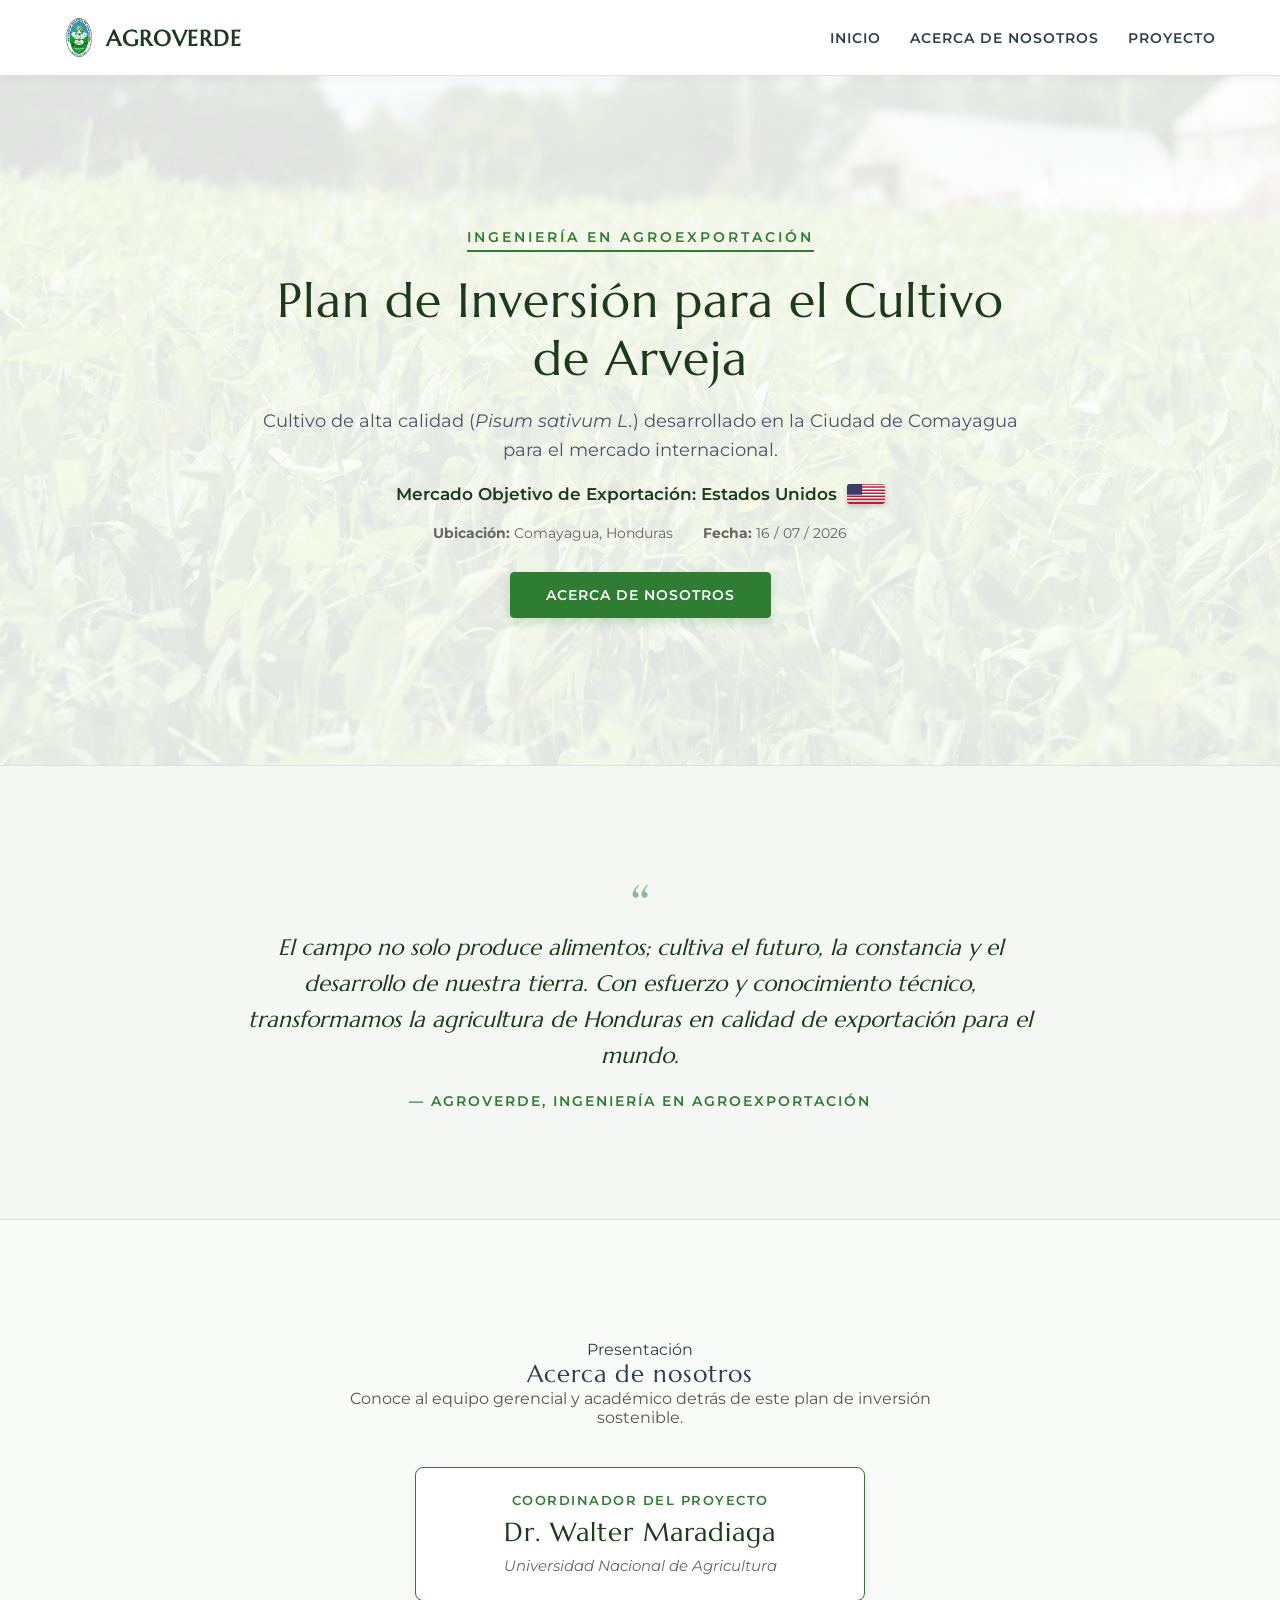
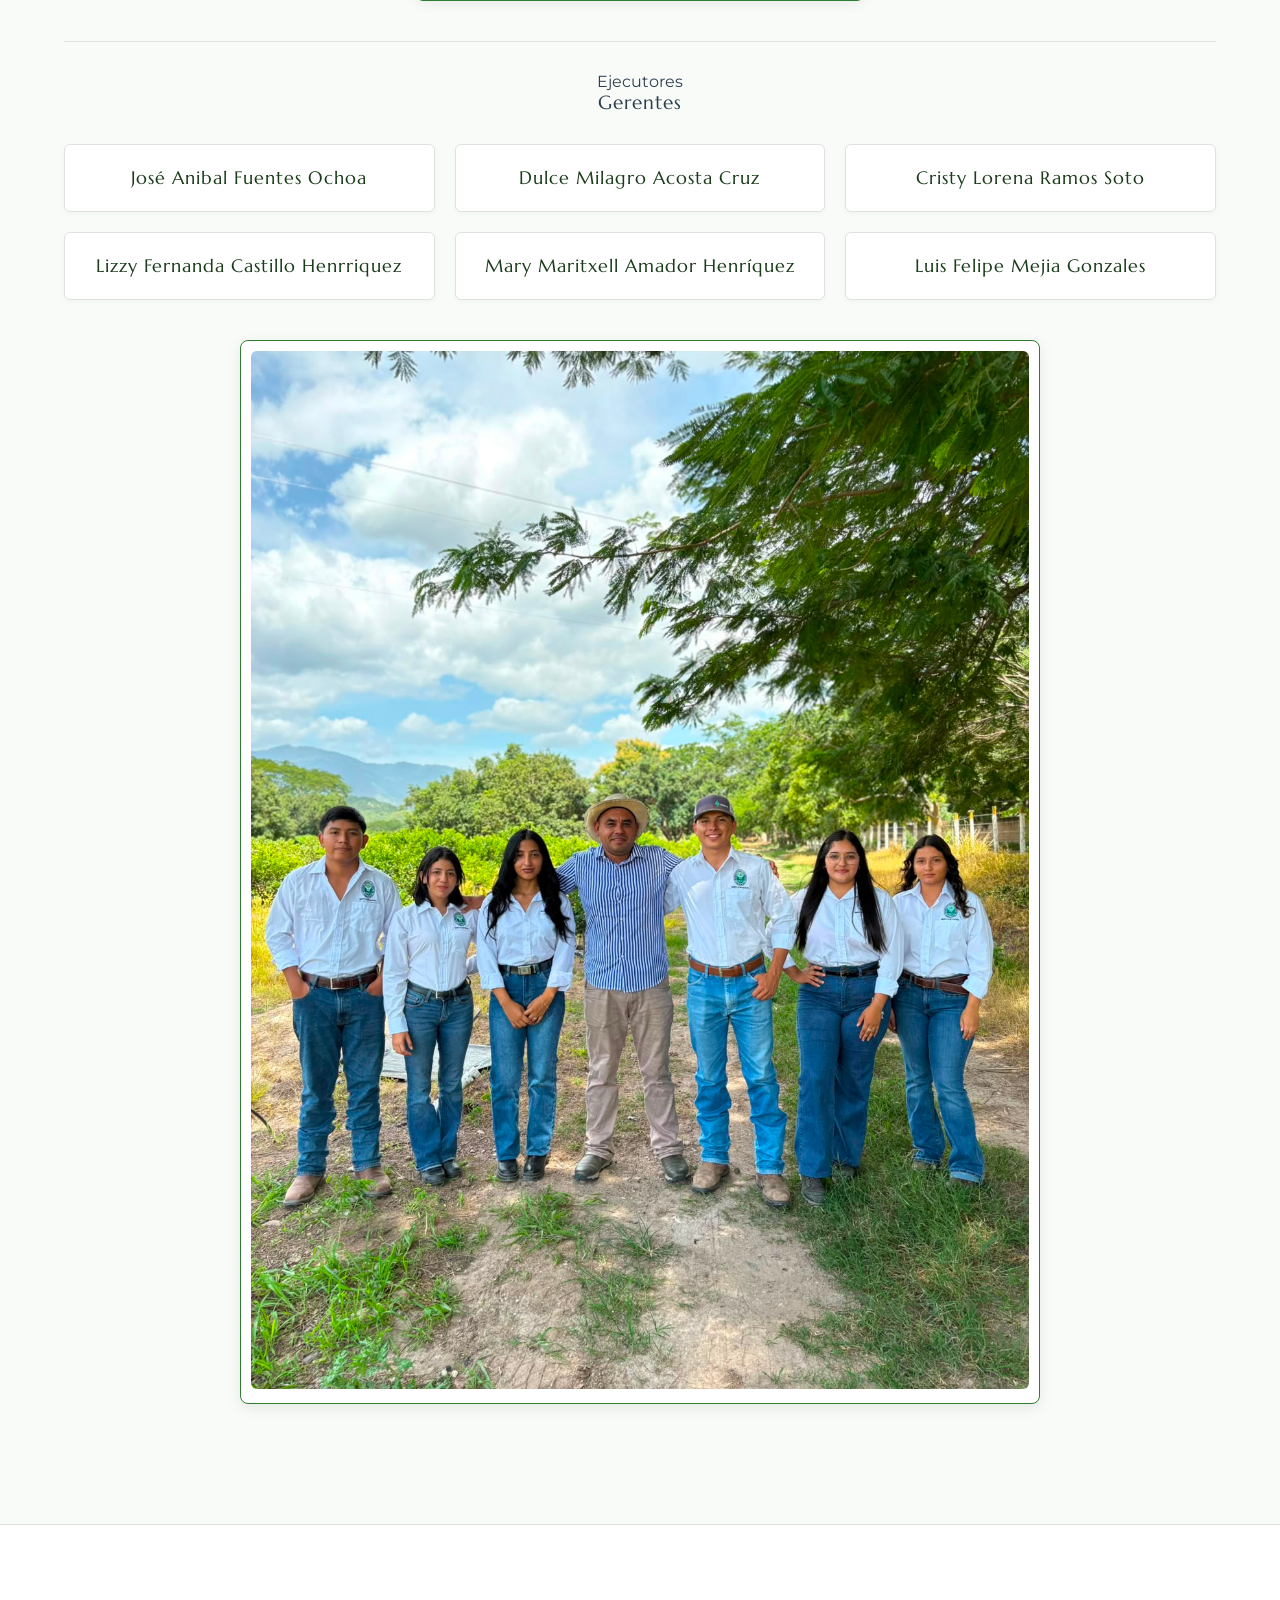
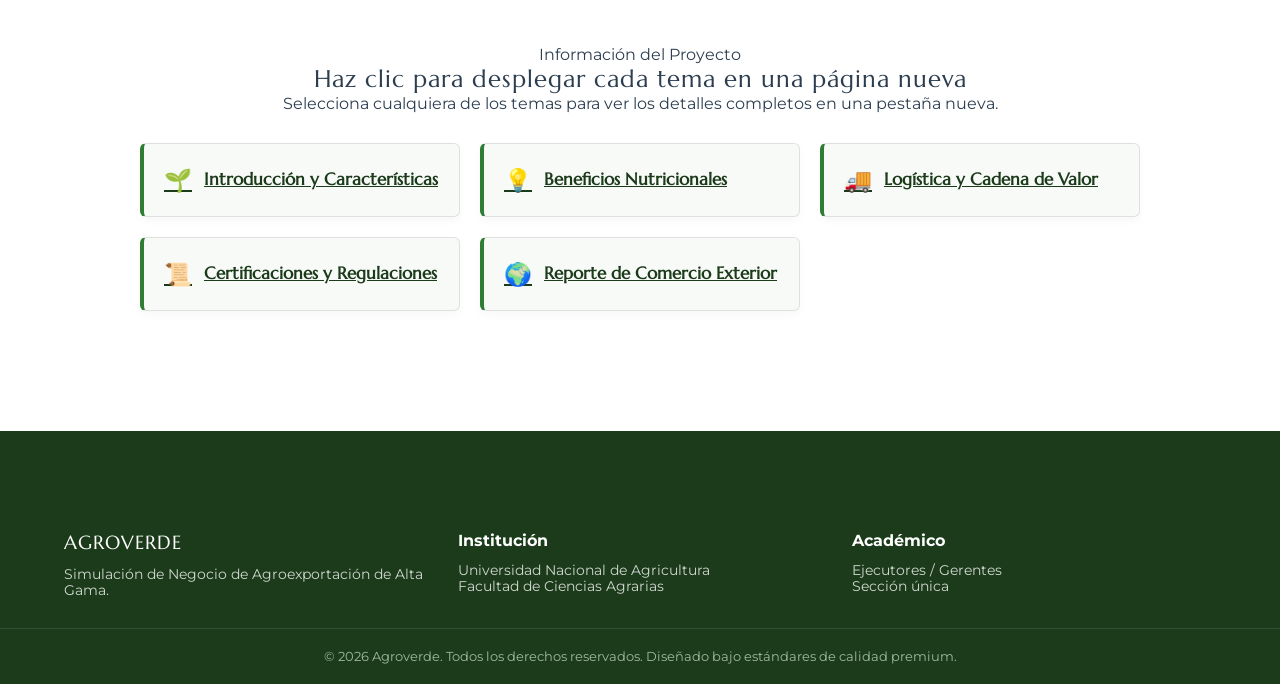
<file: index.html>
<!DOCTYPE html>
<html lang="es">
<head>
    <meta charset="UTF-8">
    <meta name="viewport" content="width=device-width, initial-scale=1.0">
    <title>Agroverde - Plan de Inversión de Arveja</title>
    <link rel="stylesheet" href="styles.css">
    <!-- Fuentes elegantes de Google Fonts -->
    <link rel="preconnect" href="https://fonts.googleapis.com">
    <link rel="preconnect" href="https://fonts.gstatic.com" crossorigin>
    <link href="https://fonts.googleapis.com/css2?family=Marcellus&family=Montserrat:wght@300;400;600&display=swap" rel="stylesheet">
</head>
<body>

    <!-- Encabezado / Navegación -->
    <header class="navbar">
        <div class="logo-container">
            <img src="foto.png.png" alt="Agroverde Logo" class="logo-img">
            <span class="logo-text">AGROVERDE</span>
        </div>
        <nav class="nav-links">
            <a href="#inicio">Inicio</a>
            <a href="#nosotros">Acerca de nosotros</a>
            <a href="#proyecto">Proyecto</a>
        </nav>
    </header>

    <!-- Sección Hero -->
    <section id="inicio" class="hero-section">
        <div class="hero-overlay"></div>
        <div class="hero-content">
            <span class="hero-badge">Ingeniería en Agroexportación</span>
            <h1 class="hero-title">Plan de Inversión para el Cultivo de Arveja</h1>
            <p class="hero-subtitle">Cultivo de alta calidad (<em>Pisum sativum L.</em>) desarrollado en la Ciudad de Comayagua para el mercado internacional.</p>
            
            <div class="export-target">
                <span>Mercado Objetivo de Exportación: Estados Unidos</span>
                <svg class="us-flag" viewBox="0 0 741 390">
                    <rect width="741" height="390" fill="#b22234"/>
                    <path d="M0,30H741M0,90H741M0,150H741M0,210H741M0,270H741M0,330H741" stroke="#fff" stroke-width="30"/>
                    <rect width="296.4" height="210" fill="#3c3b6e"/>
                </svg>
            </div>

            <div class="hero-meta">
                <span><strong>Ubicación:</strong> Comayagua, Honduras</span>
                <span><strong>Fecha:</strong> 16 / 07 / 2026</span>
            </div>
            <a href="#nosotros" class="btn-primary">Acerca de nosotros</a>
        </div>
    </section>

    <!-- FRASE MOTIVADORA (Ubicada al principio) -->
    <section class="quote-section">
        <div class="container text-center">
            <span class="quote-icon">“</span>
            <blockquote class="motivational-quote">
                El campo no solo produce alimentos; cultiva el futuro, la constancia y el desarrollo de nuestra tierra. Con esfuerzo y conocimiento técnico, transformamos la agricultura de Honduras en calidad de exportación para el mundo.
            </blockquote>
            <span class="quote-author">— Agroverde, Ingeniería en Agroexportación</span>
        </div>
    </section>

    <!-- SECCIÓN ACERCA DE NOSOTROS -->
    <section id="nosotros" class="team-section">
        <div class="container">
            <div class="text-center team-header">
                <span class="section-tag gold">Presentación</span>
                <h2>Acerca de nosotros</h2>
                <p class="team-sub">Conoce al equipo gerencial y académico detrás de este plan de inversión sostenible.</p>
            </div>

            <!-- Coordinador -->
            <div class="coordinator-card">
                <span class="member-role">Coordinador del Proyecto</span>
                <h3>Dr. Walter Maradiaga</h3>
                <p>Universidad Nacional de Agricultura</p>
            </div>

            <!-- Gerentes / Ejecutores -->
            <div class="text-center team-exec-title">
                <span class="section-tag gold">Ejecutores</span>
                <h3>Gerentes</h3>
            </div>
            
            <div class="members-grid">
                <div class="member-card"><h3>José Anibal Fuentes Ochoa</h3></div>
                <div class="member-card"><h3>Dulce Milagro Acosta Cruz</h3></div>
                <div class="member-card"><h3>Cristy Lorena Ramos Soto</h3></div>
                <div class="member-card"><h3>Lizzy Fernanda Castillo Henrriquez</h3></div>
                <div class="member-card"><h3>Mary Maritxell Amador Henríquez</h3></div>
                <div class="member-card"><h3>Luis Felipe Mejia Gonzales</h3></div>
            </div>

            <!-- Fotografía -->
            <div class="team-photo-container">
                <div class="team-photo-box">
                    <img src="equipo.jpg" alt="Equipo Gerencial Agroverde">
                </div>
            </div>
        </div>
    </section>

    <!-- SECCIÓN DE ENLACES A NUEVAS PÁGINAS/PESTAÑAS -->
    <section id="proyecto" class="project-buttons-section">
        <div class="container text-center">
            <span class="section-tag gold">Información del Proyecto</span>
            <h2>Haz clic para desplegar cada tema en una página nueva</h2>
            <p style="margin-bottom: 30px;">Selecciona cualquiera de los temas para ver los detalles completos en una pestaña nueva.</p>
            
            <div class="windows-buttons-grid">
                <a href="introduccion.html" target="_blank" class="window-btn">
                    <span class="btn-icon">🌱</span> Introducción y Características
                </a>
                <a href="nutricion.html" target="_blank" class="window-btn">
                    <span class="btn-icon">💡</span> Beneficios Nutricionales
                </a>
                <a href="logistica.html" target="_blank" class="window-btn">
                    <span class="btn-icon">🚚</span> Logística y Cadena de Valor
                </a>
                <a href="certificaciones.html" target="_blank" class="window-btn">
                    <span class="btn-icon">📜</span> Certificaciones y Regulaciones
                </a>
                <a href="comercio.html" target="_blank" class="window-btn">
                    <span class="btn-icon">🌍</span> Reporte de Comercio Exterior
                </a>
            </div>
        </div>
    </section>

    <!-- Pie de Página -->
    <footer class="main-footer">
        <div class="container footer-grid">
            <div>
                <h3>AGROVERDE</h3>
                <p>Simulación de Negocio de Agroexportación de Alta Gama.</p>
            </div>
            <div>
                <h4>Institución</h4>
                <p>Universidad Nacional de Agricultura<br>Facultad de Ciencias Agrarias</p>
            </div>
            <div>
                <h4>Académico</h4>
                <p>Ejecutores / Gerentes<br>Sección única</p>
            </div>
        </div>
        <div class="footer-bottom">
            &copy; 2026 Agroverde. Todos los derechos reservados. Diseñado bajo estándares de calidad premium.
        </div>
    </footer>

</body>
</html>
</file>
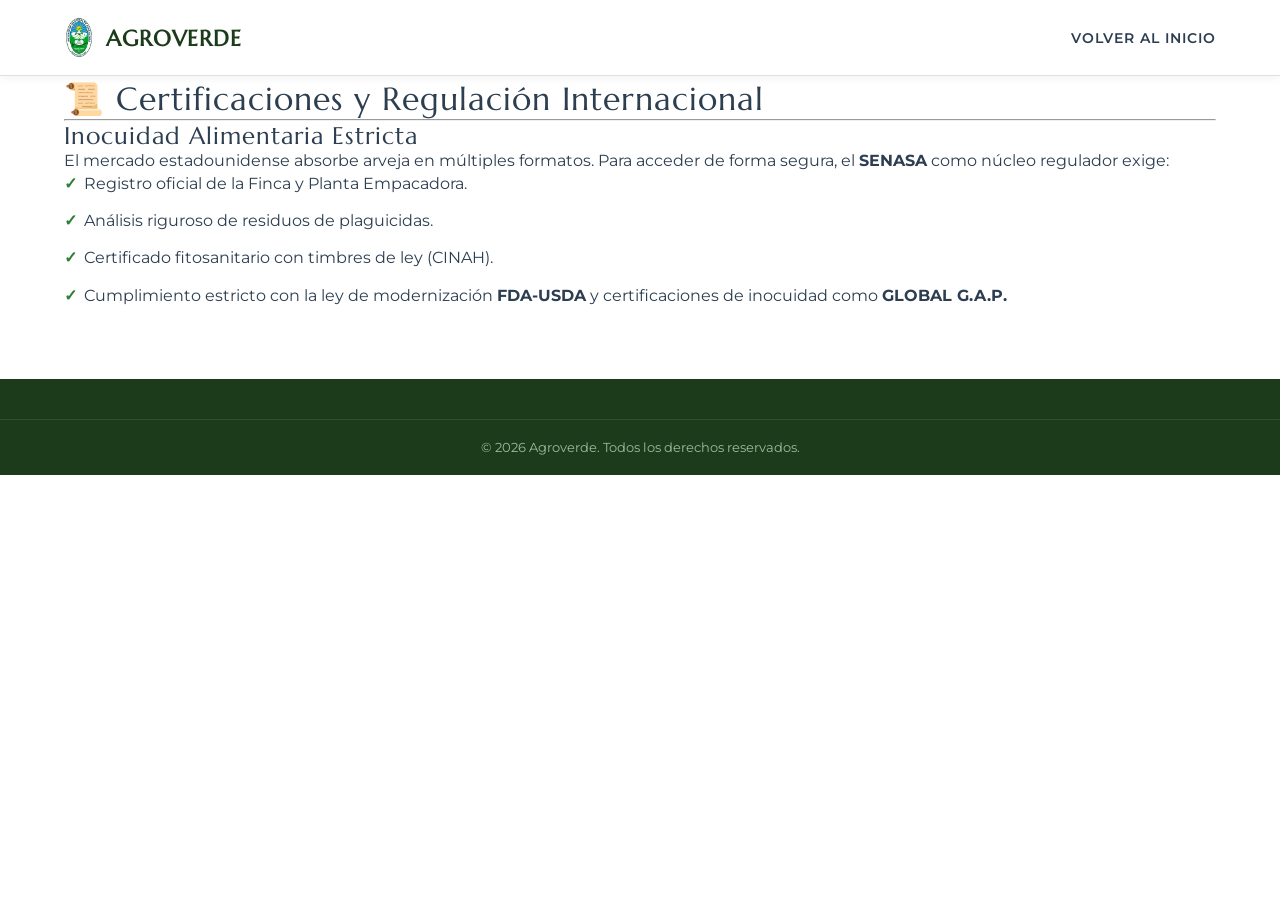
<file: certificaciones.html>
<!DOCTYPE html>
<html lang="es">
<head>
    <meta charset="UTF-8">
    <meta name="viewport" content="width=device-width, initial-scale=1.0">
    <title>Certificaciones - Agroverde</title>
    <link rel="stylesheet" href="styles.css">
    <link href="https://fonts.googleapis.com/css2?family=Marcellus&family=Montserrat:wght@300;400;600&display=swap" rel="stylesheet">
</head>
<body class="page-body">
    <header class="navbar">
        <div class="logo-container">
            <img src="foto.png.png" alt="Agroverde Logo" class="logo-img">
            <span class="logo-text">AGROVERDE</span>
        </div>
        <nav class="nav-links">
            <a href="index.html">Volver al Inicio</a>
        </nav>
    </header>

    <main class="container page-container">
        <span class="section-tag gold">Sección IV</span>
        <h1>📜 Certificaciones y Regulación Internacional</h1>
        <hr class="divider">
        
        <h2>Inocuidad Alimentaria Estricta</h2>
        <p>El mercado estadounidense absorbe arveja en múltiples formatos. Para acceder de forma segura, el <strong>SENASA</strong> como núcleo regulador exige:</p>
        <ul class="styled-list">
            <li>Registro oficial de la Finca y Planta Empacadora.</li>
            <li>Análisis riguroso de residuos de plaguicidas.</li>
            <li>Certificado fitosanitario con timbres de ley (CINAH).</li>
            <li>Cumplimiento estricto con la ley de modernización <strong>FDA-USDA</strong> y certificaciones de inocuidad como <strong>GLOBAL G.A.P.</strong></li>
        </ul>
    </main>

    <footer class="main-footer">
        <div class="footer-bottom">
            &copy; 2026 Agroverde. Todos los derechos reservados.
        </div>
    </footer>
</body>
</html>
</file>
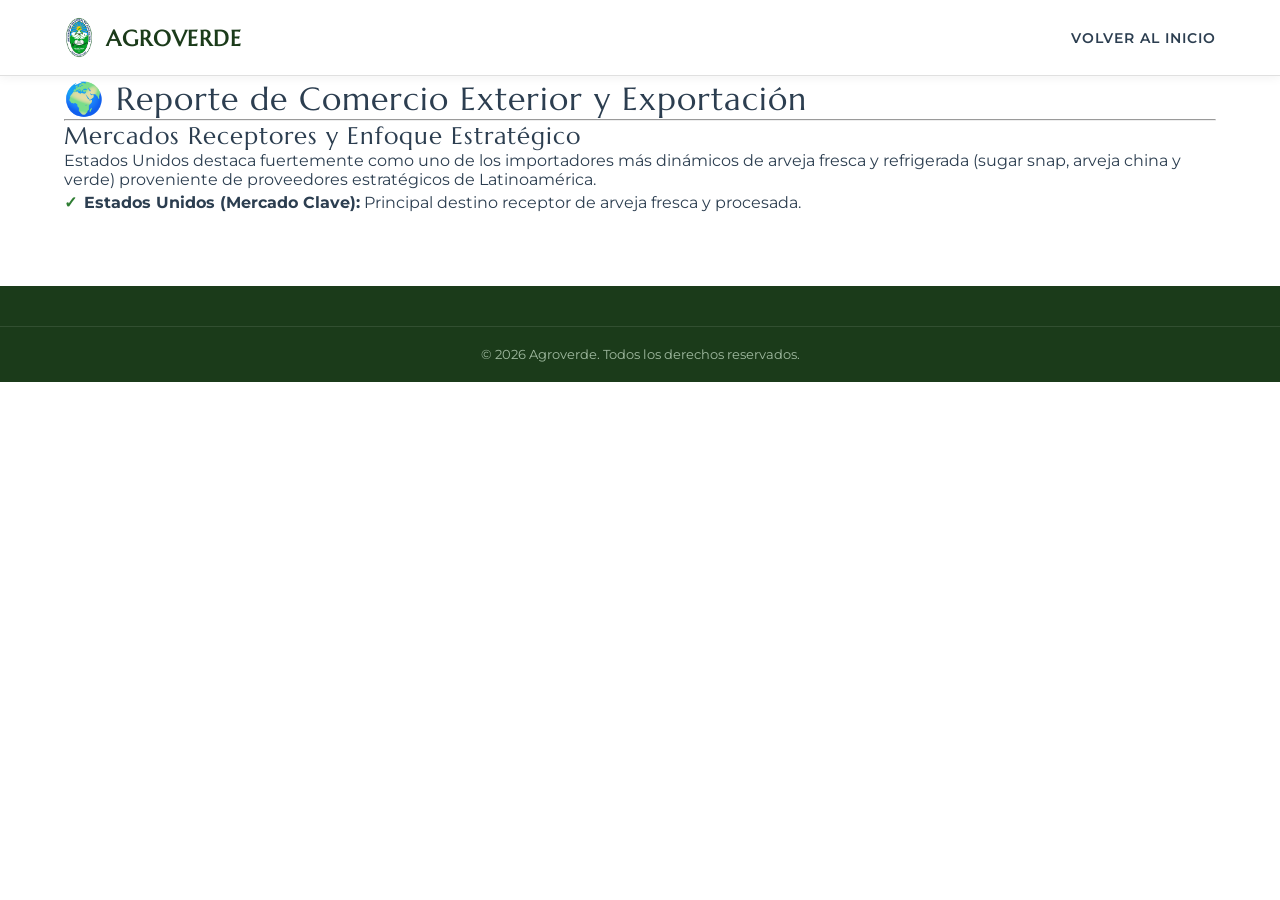
<file: comercio.html>
<!DOCTYPE html>
<html lang="es">
<head>
    <meta charset="UTF-8">
    <meta name="viewport" content="width=device-width, initial-scale=1.0">
    <title>Comercio Exterior - Agroverde</title>
    <link rel="stylesheet" href="styles.css">
    <link href="https://fonts.googleapis.com/css2?family=Marcellus&family=Montserrat:wght@300;400;600&display=swap" rel="stylesheet">
</head>
<body class="page-body">
    <header class="navbar">
        <div class="logo-container">
            <img src="foto.png.png" alt="Agroverde Logo" class="logo-img">
            <span class="logo-text">AGROVERDE</span>
        </div>
        <nav class="nav-links">
            <a href="index.html">Volver al Inicio</a>
        </nav>
    </header>

    <main class="container page-container">
        <span class="section-tag gold">Sección V</span>
        <h1>🌍 Reporte de Comercio Exterior y Exportación</h1>
        <hr class="divider">
        
        <h2>Mercados Receptores y Enfoque Estratégico</h2>
        <p>Estados Unidos destaca fuertemente como uno de los importadores más dinámicos de arveja fresca y refrigerada (sugar snap, arveja china y verde) proveniente de proveedores estratégicos de Latinoamérica.</p>
        <ul class="styled-list">
            <li><strong>Estados Unidos (Mercado Clave):</strong> Principal destino receptor de arveja fresca y procesada.</li>
        </ul>
    </main>

    <footer class="main-footer">
        <div class="footer-bottom">
            &copy; 2026 Agroverde. Todos los derechos reservados.
        </div>
    </footer>
</body>
</html>
</file>
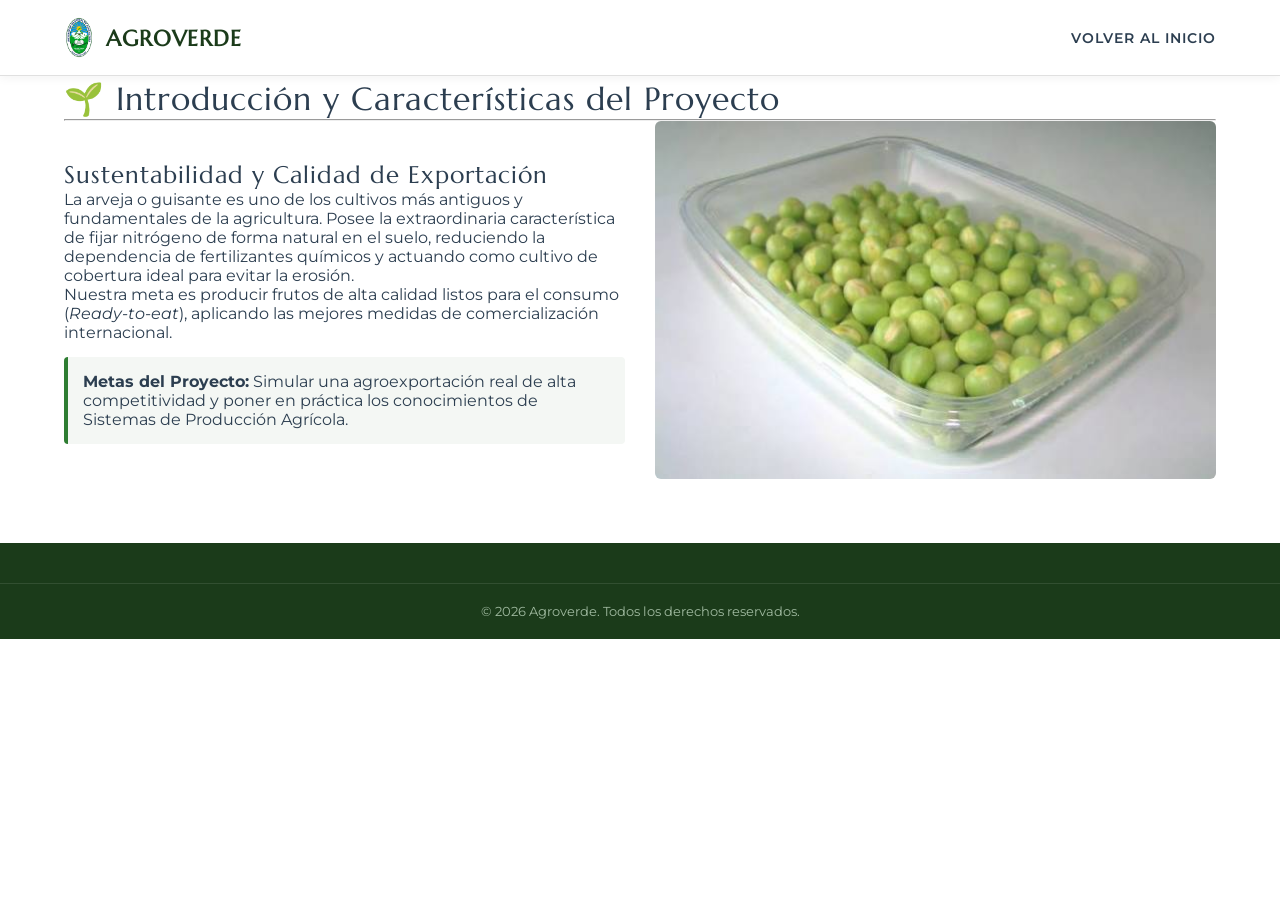
<file: introduccion.html>
<!DOCTYPE html>
<html lang="es">
<head>
    <meta charset="UTF-8">
    <meta name="viewport" content="width=device-width, initial-scale=1.0">
    <title>Introducción - Agroverde</title>
    <link rel="stylesheet" href="styles.css">
    <link href="https://fonts.googleapis.com/css2?family=Marcellus&family=Montserrat:wght@300;400;600&display=swap" rel="stylesheet">
</head>
<body class="page-body">
    <header class="navbar">
        <div class="logo-container">
            <img src="foto.png.png" alt="Agroverde Logo" class="logo-img">
            <span class="logo-text">AGROVERDE</span>
        </div>
        <nav class="nav-links">
            <a href="index.html">Volver al Inicio</a>
        </nav>
    </header>

    <main class="container page-container">
        <span class="section-tag gold">Sección I</span>
        <h1>🌱 Introducción y Características del Proyecto</h1>
        <hr class="divider">
        
        <div class="grid-2">
            <div class="info-text">
                <h2>Sustentabilidad y Calidad de Exportación</h2>
                <p>La arveja o guisante es uno de los cultivos más antiguos y fundamentales de la agricultura. Posee la extraordinaria característica de fijar nitrógeno de forma natural en el suelo, reduciendo la dependencia de fertilizantes químicos y actuando como cultivo de cobertura ideal para evitar la erosión.</p>
                <p>Nuestra meta es producir frutos de alta calidad listos para el consumo (<em>Ready-to-eat</em>), aplicando las mejores medidas de comercialización internacional.</p>
                <div class="project-goals">
                    <strong>Metas del Proyecto:</strong> Simular una agroexportación real de alta competitividad y poner en práctica los conocimientos de Sistemas de Producción Agrícola.
                </div>
            </div>
            <div class="info-image-box">
                <img src="arveja_bowl.jpeg" alt="Cultivo de Arveja Premium" class="featured-image">
            </div>
        </div>
    </main>

    <footer class="main-footer">
        <div class="footer-bottom">
            &copy; 2026 Agroverde. Todos los derechos reservados.
        </div>
    </footer>
</body>
</html>
</file>
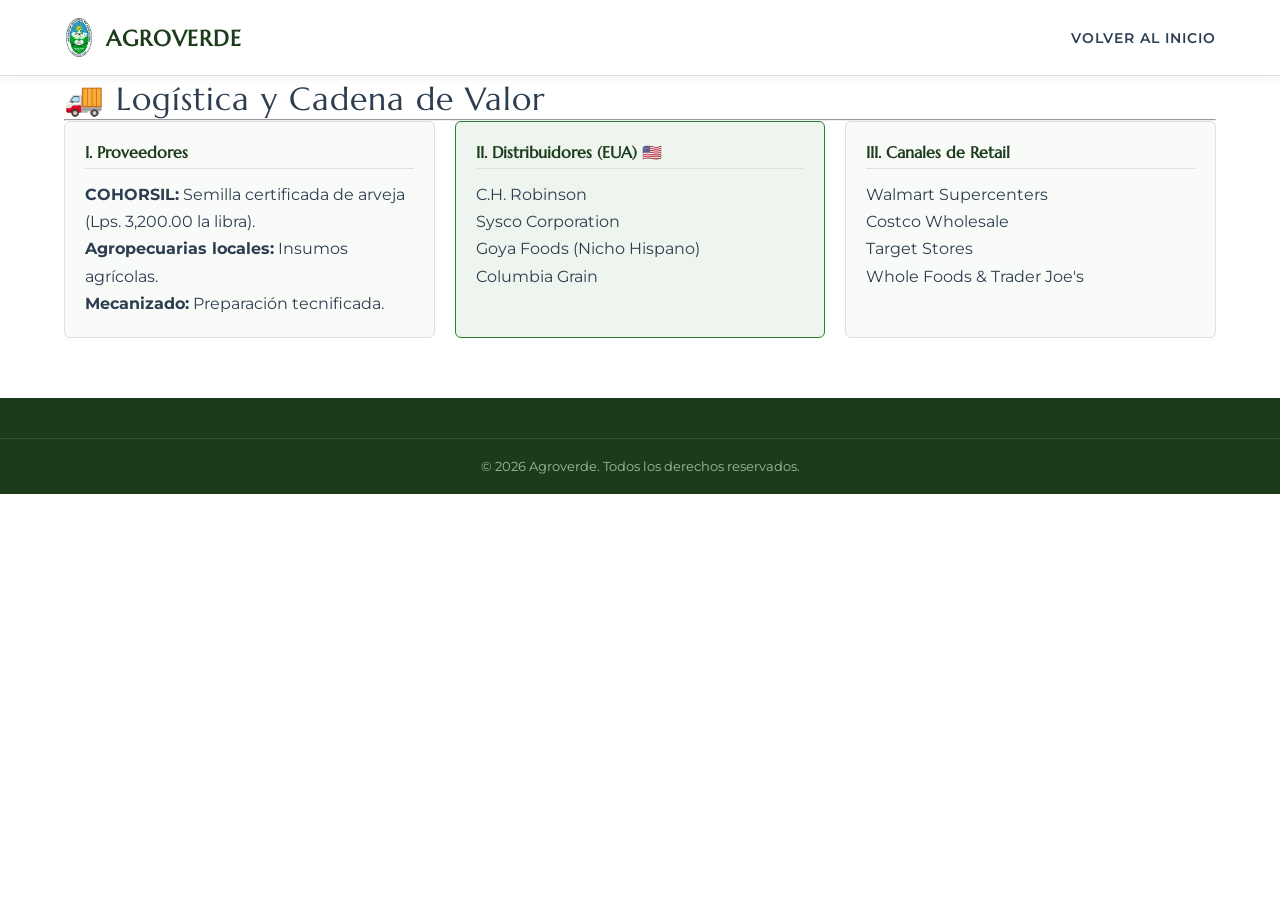
<file: logistica.html>
<!DOCTYPE html>
<html lang="es">
<head>
    <meta charset="UTF-8">
    <meta name="viewport" content="width=device-width, initial-scale=1.0">
    <title>Logística - Agroverde</title>
    <link rel="stylesheet" href="styles.css">
    <link href="https://fonts.googleapis.com/css2?family=Marcellus&family=Montserrat:wght@300;400;600&display=swap" rel="stylesheet">
</head>
<body class="page-body">
    <header class="navbar">
        <div class="logo-container">
            <img src="foto.png.png" alt="Agroverde Logo" class="logo-img">
            <span class="logo-text">AGROVERDE</span>
        </div>
        <nav class="nav-links">
            <a href="index.html">Volver al Inicio</a>
        </nav>
    </header>

    <main class="container page-container">
        <span class="section-tag gold">Sección III</span>
        <h1>🚚 Logística y Cadena de Valor</h1>
        <hr class="divider">
        
        <div class="grid-3">
            <div class="logistic-card">
                <div class="card-header">I. Proveedores</div>
                <ul class="card-list">
                    <li><strong>COHORSIL:</strong> Semilla certificada de arveja (Lps. 3,200.00 la libra).</li>
                    <li><strong>Agropecuarias locales:</strong> Insumos agrícolas.</li>
                    <li><strong>Mecanizado:</strong> Preparación tecnificada.</li>
                </ul>
            </div>
            <div class="logistic-card highlight-card">
                <div class="card-header">II. Distribuidores (EUA) 🇺🇸</div>
                <ul class="card-list">
                    <li>C.H. Robinson</li>
                    <li>Sysco Corporation</li>
                    <li>Goya Foods (Nicho Hispano)</li>
                    <li>Columbia Grain</li>
                </ul>
            </div>
            <div class="logistic-card">
                <div class="card-header">III. Canales de Retail</div>
                <ul class="card-list">
                    <li>Walmart Supercenters</li>
                    <li>Costco Wholesale</li>
                    <li>Target Stores</li>
                    <li>Whole Foods & Trader Joe's</li>
                </ul>
            </div>
        </div>
    </main>

    <footer class="main-footer">
        <div class="footer-bottom">
            &copy; 2026 Agroverde. Todos los derechos reservados.
        </div>
    </footer>
</body>
</html>
</file>
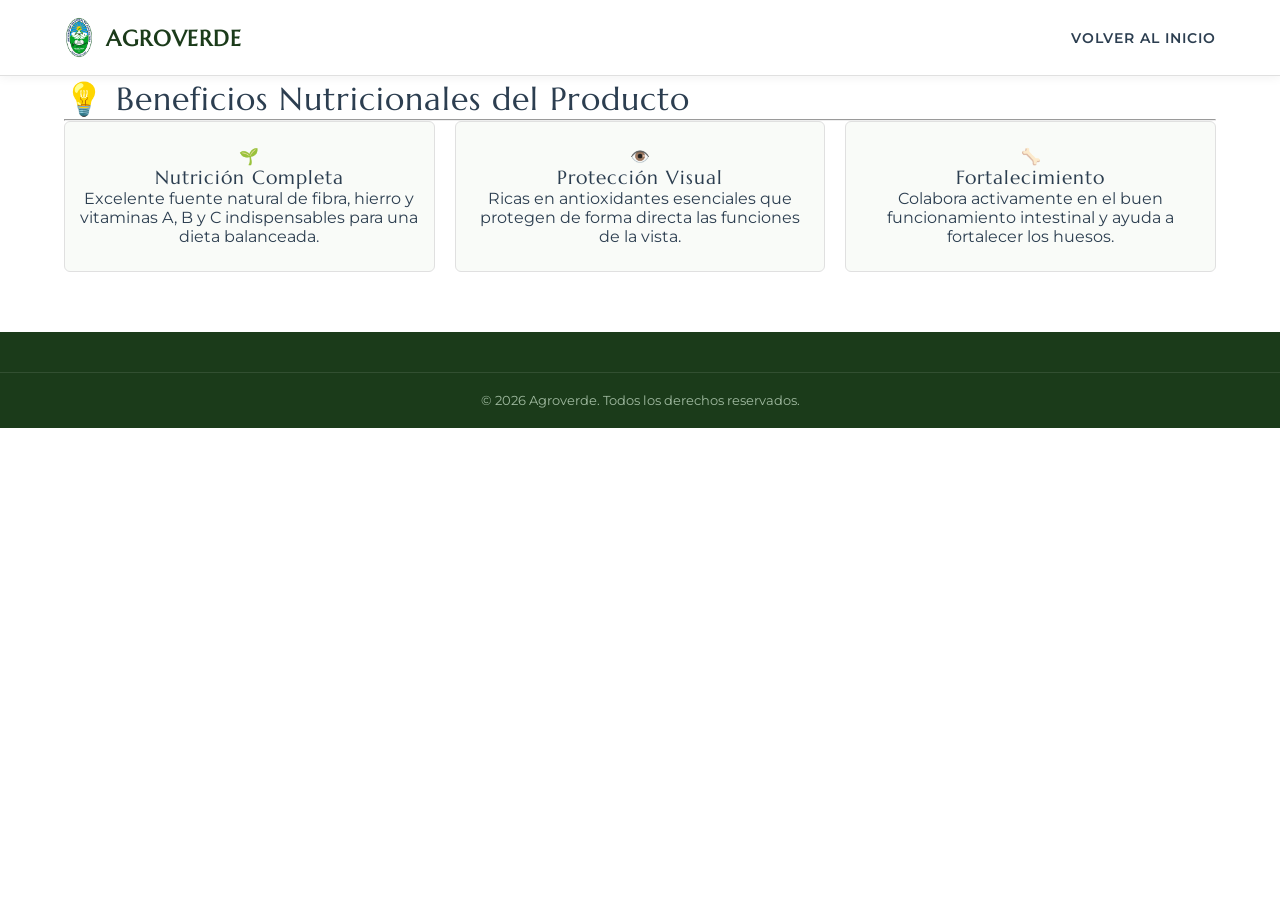
<file: nutricion.html>
<!DOCTYPE html>
<html lang="es">
<head>
    <meta charset="UTF-8">
    <meta name="viewport" content="width=device-width, initial-scale=1.0">
    <title>Beneficios Nutricionales - Agroverde</title>
    <link rel="stylesheet" href="styles.css">
    <link href="https://fonts.googleapis.com/css2?family=Marcellus&family=Montserrat:wght@300;400;600&display=swap" rel="stylesheet">
</head>
<body class="page-body">
    <header class="navbar">
        <div class="logo-container">
            <img src="foto.png.png" alt="Agroverde Logo" class="logo-img">
            <span class="logo-text">AGROVERDE</span>
        </div>
        <nav class="nav-links">
            <a href="index.html">Volver al Inicio</a>
        </nav>
    </header>

    <main class="container page-container">
        <span class="section-tag gold">Sección II</span>
        <h1>💡 Beneficios Nutricionales del Producto</h1>
        <hr class="divider">
        
        <div class="grid-3">
            <div class="benefit-card">
                <div class="icon">🌱</div>
                <h3>Nutrición Completa</h3>
                <p>Excelente fuente natural de fibra, hierro y vitaminas A, B y C indispensables para una dieta balanceada.</p>
            </div>
            <div class="benefit-card">
                <div class="icon">👁️</div>
                <h3>Protección Visual</h3>
                <p>Ricas en antioxidantes esenciales que protegen de forma directa las funciones de la vista.</p>
            </div>
            <div class="benefit-card">
                <div class="icon">🦴</div>
                <h3>Fortalecimiento</h3>
                <p>Colabora activamente en el buen funcionamiento intestinal y ayuda a fortalecer los huesos.</p>
            </div>
        </div>
    </main>

    <footer class="main-footer">
        <div class="footer-bottom">
            &copy; 2026 Agroverde. Todos los derechos reservados.
        </div>
    </footer>
</body>
</html>
</file>
<file: styles.css>
/* ==========================================================================
   RESET GENERAL Y TIPOGRAFÍA
   ========================================================================== */
* {
    margin: 0;
    padding: 0;
    box-sizing: border-box;
}

html {
    scroll-behavior: smooth;
    font-family: 'Montserrat', sans-serif;
    color: #2c3e50;
    background-color: #ffffff;
}

h1, h2, h3, .logo-text {
    font-family: 'Marcellus', serif;
    font-weight: 400;
    letter-spacing: 1px;
}

.container {
    width: 90%;
    max-width: 1200px;
    margin: 0 auto;
    padding: 60px 0;
}

.text-center {
    text-align: center;
}

:root {
    --green-dark: #1b3b1a;   
    --green-medium: #2e7d32; 
    --green-light: #f4f7f4;  
    --gold: #b38636;         
    --border-color: #e0e0e0; 
}

/* ==========================================================================
   NAVBAR
   ========================================================================== */
.navbar {
    display: flex;
    justify-content: space-between;
    align-items: center;
    padding: 15px 5%;
    background-color: #ffffff;
    position: fixed;
    width: 100%;
    top: 0;
    z-index: 1000;
    border-bottom: 1px solid var(--border-color);
    box-shadow: 0 2px 10px rgba(0,0,0,0.05);
}

.logo-container {
    display: flex;
    align-items: center;
    gap: 12px;
}

.logo-img {
    height: 45px;
    width: auto;
}

.logo-text {
    font-size: 1.4rem;
    color: var(--green-dark);
    font-weight: bold;
}

.nav-links a {
    color: #2c3e50;
    text-decoration: none;
    margin-left: 25px;
    font-size: 0.9rem;
    text-transform: uppercase;
    letter-spacing: 1px;
    font-weight: 600;
    transition: color 0.3s ease;
}

.nav-links a:hover {
    color: var(--green-medium);
}

/* ==========================================================================
   HERO SECTION
   ========================================================================== */
.hero-section {
    height: 85vh;
    min-height: 500px;
    background: url('arvejas_background.jpeg') center/cover no-repeat;
    background-color: var(--green-light);
    position: relative;
    display: flex;
    align-items: center;
    justify-content: center;
    text-align: center;
    padding-top: 80px;
}

.hero-overlay {
    position: absolute;
    top: 0;
    left: 0;
    width: 100%;
    height: 100%;
    background: rgba(255, 255, 255, 0.88);
}

.hero-content {
    position: relative;
    z-index: 10;
    max-width: 800px;
    color: var(--green-dark);
    padding: 0 20px;
}

.hero-badge {
    color: var(--green-medium);
    text-transform: uppercase;
    font-size: 0.85rem;
    letter-spacing: 3px;
    display: inline-block;
    margin-bottom: 20px;
    border-bottom: 2px solid var(--green-medium);
    padding-bottom: 5px;
    font-weight: 600;
}

.hero-title {
    font-size: 3rem;
    line-height: 1.2;
    margin-bottom: 20px;
    color: var(--green-dark);
}

.hero-subtitle {
    font-size: 1.1rem;
    line-height: 1.6;
    margin-bottom: 20px;
    color: #4a5568;
}

.export-target {
    margin: 20px 0;
    font-size: 1.05rem;
    font-weight: 600;
    color: var(--green-dark);
    display: flex;
    align-items: center;
    justify-content: center;
    gap: 10px;
}

.us-flag {
    width: 38px;
    height: auto;
    border-radius: 3px;
    box-shadow: 0 2px 5px rgba(0,0,0,0.2);
}

.hero-meta {
    margin-bottom: 30px;
    font-size: 0.9rem;
    display: flex;
    justify-content: center;
    gap: 30px;
    color: #666;
}

.btn-primary {
    display: inline-block;
    padding: 14px 35px;
    background-color: var(--green-medium);
    color: #ffffff;
    text-decoration: none;
    font-weight: 600;
    text-transform: uppercase;
    font-size: 0.85rem;
    letter-spacing: 1px;
    border-radius: 4px;
    transition: all 0.3s ease;
    border: 1px solid var(--green-medium);
    box-shadow: 0 4px 10px rgba(46, 125, 50, 0.2);
}

.btn-primary:hover {
    background-color: var(--green-dark);
}

/* ==========================================================================
   FRASE MOTIVADORA
   ========================================================================== */
.quote-section {
    background-color: #f4f7f4;
    border-top: 1px solid var(--border-color);
    border-bottom: 1px solid var(--border-color);
    padding: 50px 0;
}

.quote-icon {
    display: block;
    font-family: 'Marcellus', serif;
    font-size: 4rem;
    color: var(--green-medium);
    line-height: 1;
    margin-bottom: -10px;
    opacity: 0.5;
}

.motivational-quote {
    font-family: 'Marcellus', serif;
    font-size: 1.4rem;
    line-height: 1.6;
    color: var(--green-dark);
    max-width: 800px;
    margin: 0 auto 20px auto;
    font-style: italic;
}

.quote-author {
    display: block;
    font-size: 0.85rem;
    color: var(--green-medium);
    text-transform: uppercase;
    letter-spacing: 2px;
    font-weight: 600;
}

/* ==========================================================================
   NOSOTROS Y EQUIPO GERENCIAL
   ========================================================================== */
.team-section {
    background-color: #f9fbf8;
    border-bottom: 1px solid var(--border-color);
    padding: 60px 0;
}

.team-header {
    margin-bottom: 40px;
}

.team-sub {
    color: #555;
    max-width: 600px;
    margin: 0 auto;
}

.coordinator-card {
    max-width: 450px;
    margin: 0 auto 40px auto;
    text-align: center;
    background: #ffffff;
    border: 1px solid var(--green-medium);
    padding: 25px;
    border-radius: 8px;
    box-shadow: 0 4px 12px rgba(0,0,0,0.06);
}

.coordinator-card h3 {
    color: var(--green-dark);
    font-size: 1.6rem;
    margin-bottom: 8px;
}

.coordinator-card p {
    color: #666;
    font-size: 0.95rem;
    font-style: italic;
}

.team-exec-title {
    margin-bottom: 30px;
    border-top: 1px solid var(--border-color);
    padding-top: 30px;
}

.members-grid {
    display: grid;
    grid-template-columns: repeat(auto-fit, minmax(280px, 1fr));
    gap: 20px;
}

.member-card {
    background: #ffffff;
    border: 1px solid var(--border-color);
    border-radius: 6px;
    padding: 22px 15px;
    text-align: center;
    box-shadow: 0 2px 6px rgba(0,0,0,0.03);
    transition: all 0.3s ease;
}

.member-card:hover {
    transform: translateY(-4px);
    border-color: var(--green-medium);
}

.member-card h3 {
    color: var(--green-dark);
    font-size: 1.1rem;
}

.member-role {
    display: block;
    font-size: 0.8rem;
    text-transform: uppercase;
    color: var(--green-medium);
    letter-spacing: 1.5px;
    font-weight: 600;
    margin-bottom: 8px;
}

.team-photo-container {
    margin-top: 40px;
    text-align: center;
}

.team-photo-box {
    max-width: 800px;
    margin: 0 auto;
    padding: 10px;
    background: #ffffff;
    border: 1px solid var(--green-medium);
    border-radius: 8px;
    box-shadow: 0 4px 15px rgba(0,0,0,0.08);
}

.team-photo-box img {
    width: 100%;
    border-radius: 6px;
}

/* ==========================================================================
   BOTONES DE SECCIONES PARA VENTANAS
   ========================================================================== */
.project-buttons-section {
    padding: 60px 0;
    background-color: #ffffff;
}

.windows-buttons-grid {
    display: grid;
    grid-template-columns: repeat(auto-fit, minmax(280px, 1fr));
    gap: 20px;
    max-width: 1000px;
    margin: 0 auto;
}

.window-btn {
    background: #f8faf8;
    border: 1px solid var(--border-color);
    border-left: 4px solid var(--green-medium);
    padding: 22px 20px;
    font-size: 1.05rem;
    font-family: 'Marcellus', serif;
    color: var(--green-dark);
    font-weight: 600;
    border-radius: 6px;
    cursor: pointer;
    text-align: left;
    display: flex;
    align-items: center;
    gap: 12px;
    box-shadow: 0 4px 10px rgba(0,0,0,0.03);
    transition: all 0.3s ease;
}

.window-btn:hover {
    background: #ffffff;
    border-color: var(--green-medium);
    transform: translateY(-3px);
    box-shadow: 0 8px 20px rgba(46, 125, 50, 0.12);
}

.btn-icon {
    font-size: 1.4rem;
}

/* ==========================================================================
   VENTANAS EMERGENTES (MODALES POP-UP)
   ========================================================================== */
.modal-overlay {
    position: fixed;
    top: 0;
    left: 0;
    width: 100%;
    height: 100%;
    background: rgba(0, 0, 0, 0.6);
    display: flex;
    justify-content: center;
    align-items: center;
    z-index: 2000;
    opacity: 0;
    visibility: hidden;
    transition: opacity 0.3s ease, visibility 0.3s ease;
}

.modal-overlay.active {
    opacity: 1;
    visibility: visible;
}

.modal-window {
    background: #ffffff;
    width: 90%;
    max-width: 900px;
    max-height: 85vh;
    border-radius: 10px;
    box-shadow: 0 10px 30px rgba(0,0,0,0.3);
    overflow: hidden;
    display: flex;
    flex-direction: column;
    transform: scale(0.85);
    transition: transform 0.3s ease;
}

.modal-overlay.active .modal-window {
    transform: scale(1);
}

.modal-header {
    background: var(--green-dark);
    color: #ffffff;
    padding: 18px 25px;
    display: flex;
    justify-content: space-between;
    align-items: center;
}

.modal-header h3 {
    font-size: 1.25rem;
    color: #ffffff;
}

.close-btn {
    background: transparent;
    border: none;
    color: #ffffff;
    font-size: 1.8rem;
    cursor: pointer;
    line-height: 1;
    transition: color 0.2s ease;
}

.close-btn:hover {
    color: var(--gold);
}

.modal-body {
    padding: 30px;
    overflow-y: auto;
}

/* Estilos de Contenido Interno */
.grid-2 {
    display: grid;
    grid-template-columns: 1fr 1fr;
    gap: 30px;
    align-items: center;
}

.grid-3 {
    display: grid;
    grid-template-columns: repeat(auto-fit, minmax(220px, 1fr));
    gap: 20px;
}

.project-goals {
    background: #f4f7f4;
    padding: 15px;
    border-left: 4px solid var(--green-medium);
    border-radius: 4px;
    margin-top: 15px;
}

.featured-image {
    width: 100%;
    border-radius: 6px;
}

.benefit-card {
    background-color: #f9fbf8;
    border: 1px solid var(--border-color);
    padding: 25px 15px;
    text-align: center;
    border-radius: 6px;
}

.logistic-card {
    background-color: #f9fbf8;
    padding: 20px;
    border-radius: 6px;
    border: 1px solid var(--border-color);
}

.highlight-card {
    background-color: #eef5ee;
    border-color: var(--green-medium);
}

.card-header {
    font-family: 'Marcellus', serif;
    font-weight: bold;
    color: var(--green-dark);
    margin-bottom: 12px;
    border-bottom: 1px solid var(--border-color);
    padding-bottom: 6px;
}

.card-list, .styled-list {
    list-style: none;
    line-height: 1.7;
}

.styled-list li {
    padding-left: 20px;
    position: relative;
    margin-bottom: 10px;
}

.styled-list li::before {
    content: "✓";
    color: var(--green-medium);
    position: absolute;
    left: 0;
    font-weight: bold;
}

/* ==========================================================================
   FOOTER
   ========================================================================== */
.main-footer {
    background-color: var(--green-dark);
    color: #ffffff;
    padding-top: 40px;
}

.footer-grid {
    display: grid;
    grid-template-columns: repeat(auto-fit, minmax(200px, 1fr));
    gap: 30px;
    padding-bottom: 30px;
}

.footer-grid h3, .footer-grid h4 {
    color: #ffffff;
    margin-bottom: 12px;
}

.footer-grid p {
    color: #d0d7d0;
    font-size: 0.85rem;
}

.footer-bottom {
    text-align: center;
    padding: 20px 0;
    border-top: 1px solid rgba(255,255,255,0.1);
    font-size: 0.8rem;
    color: #a0baa0;
}

@media (max-width: 768px) {
    .grid-2 {
        grid-template-columns: 1fr;
    }
    .hero-title {
        font-size: 2rem;
    }
}
</file>
